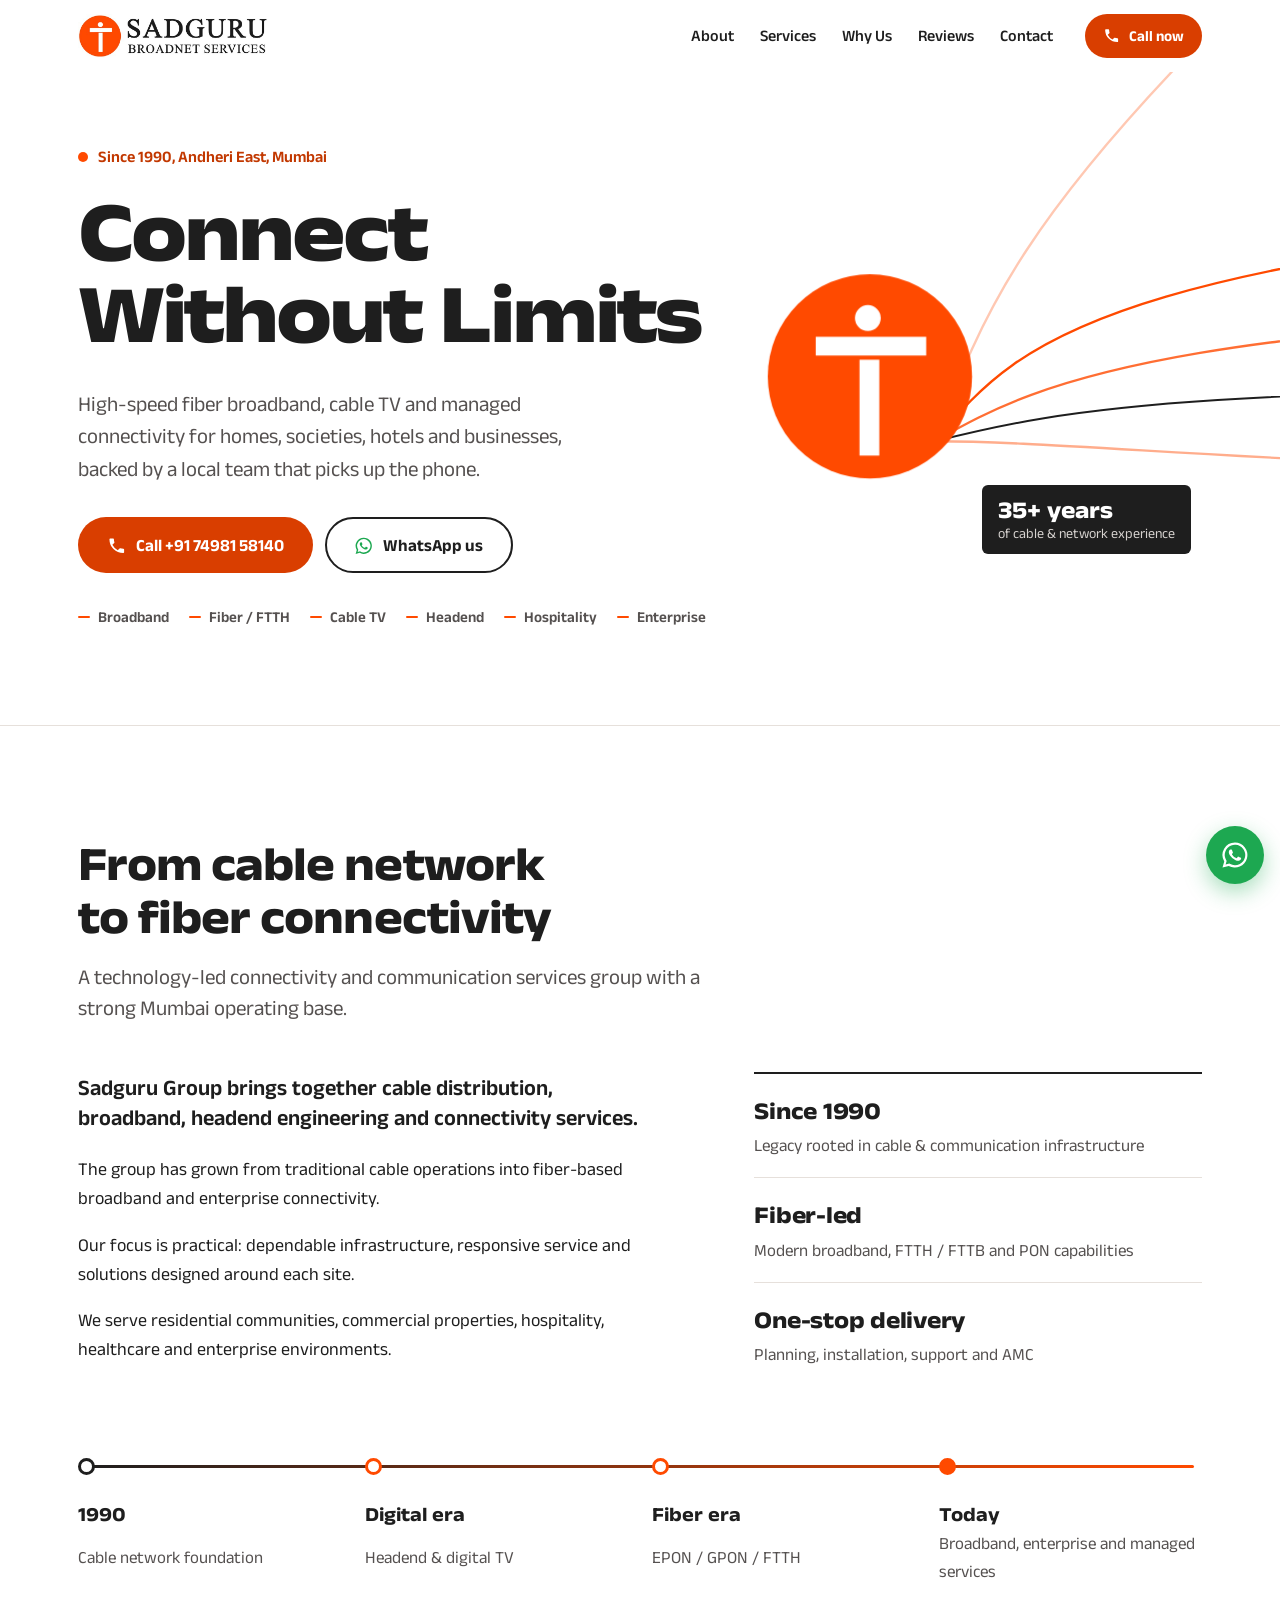
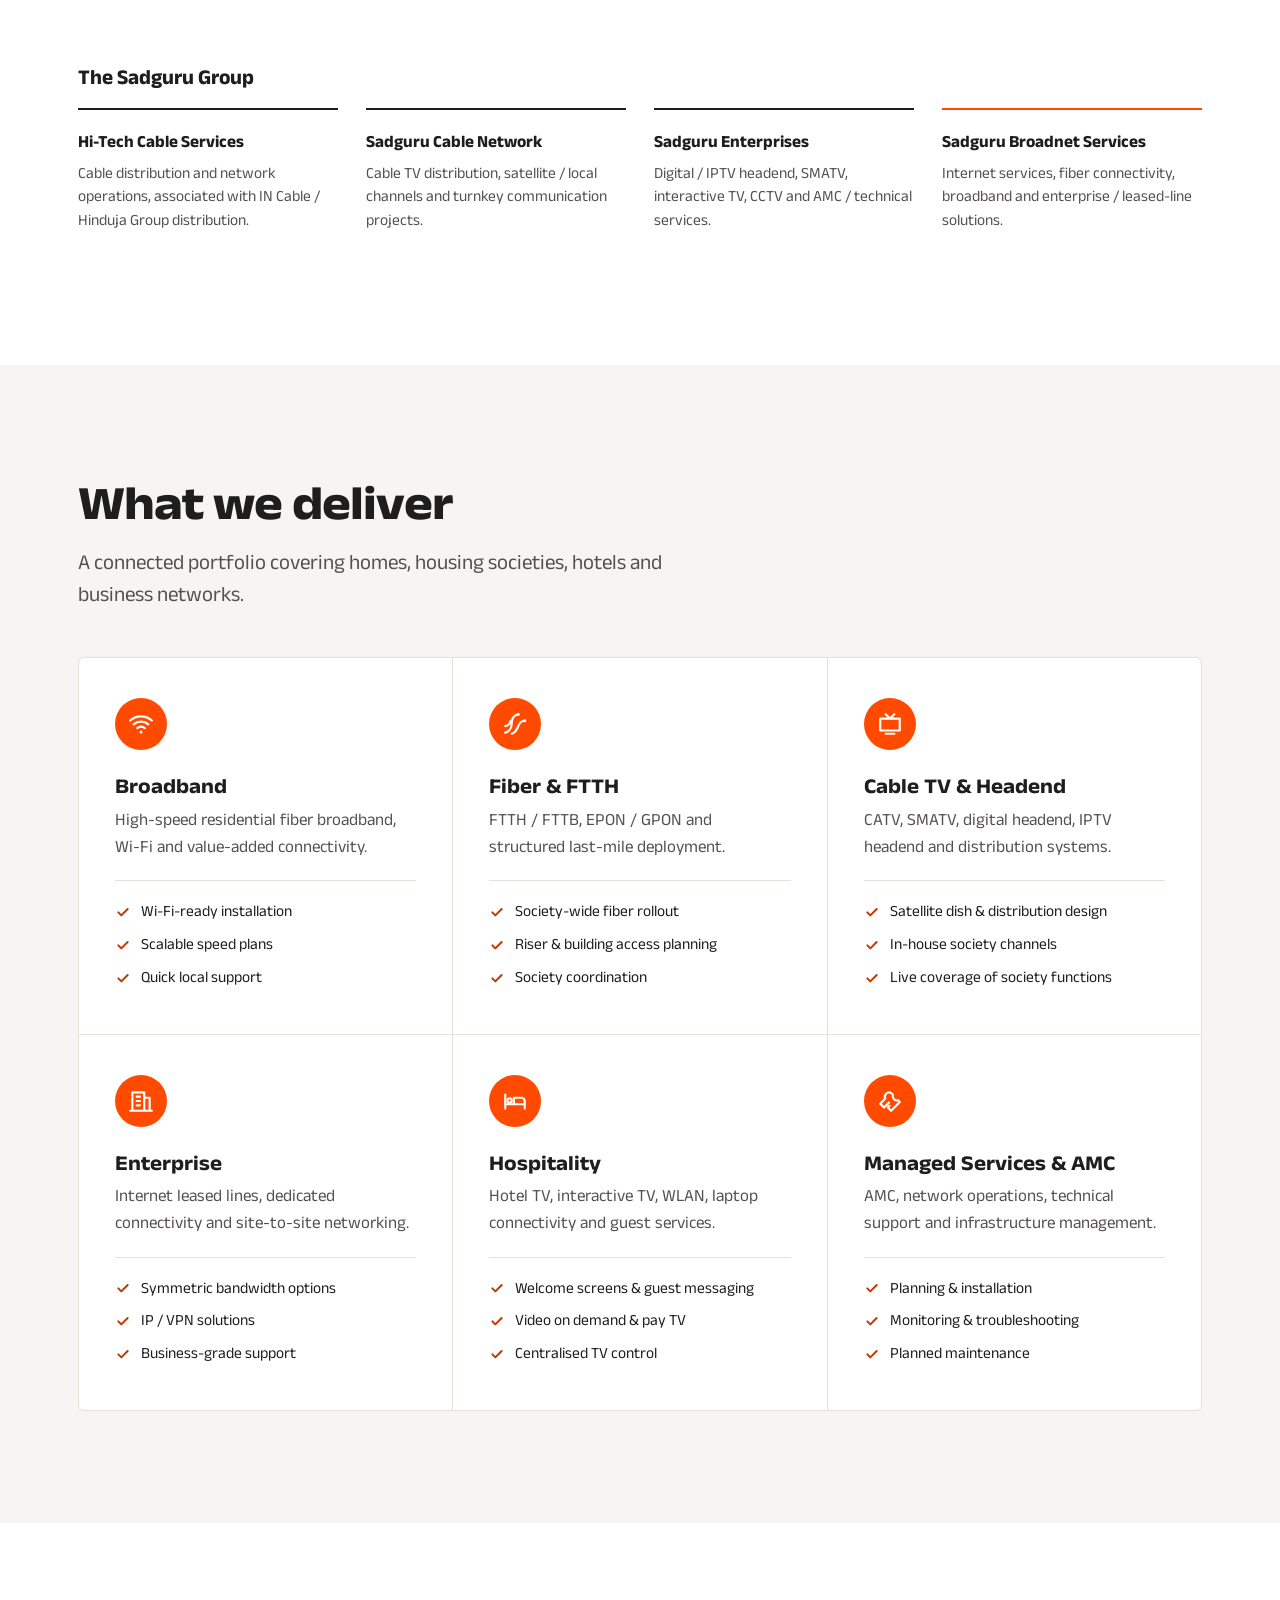
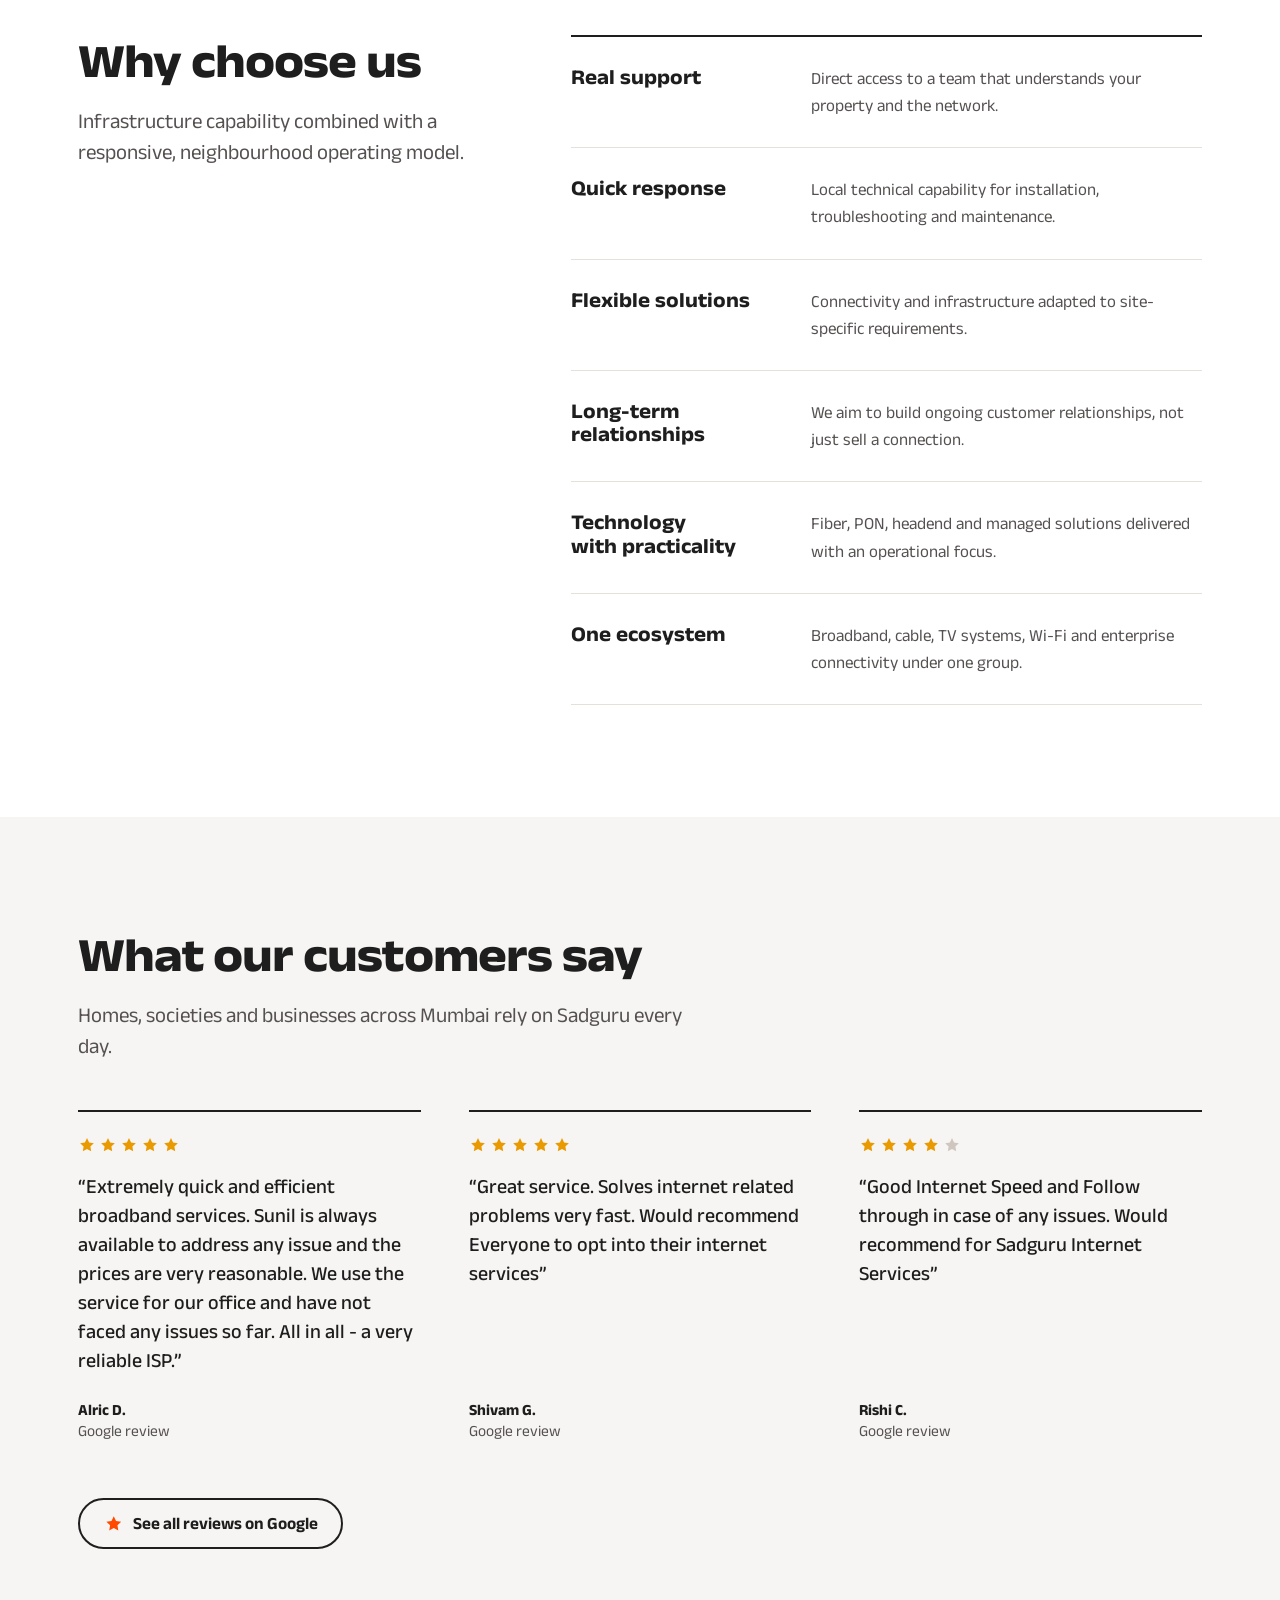
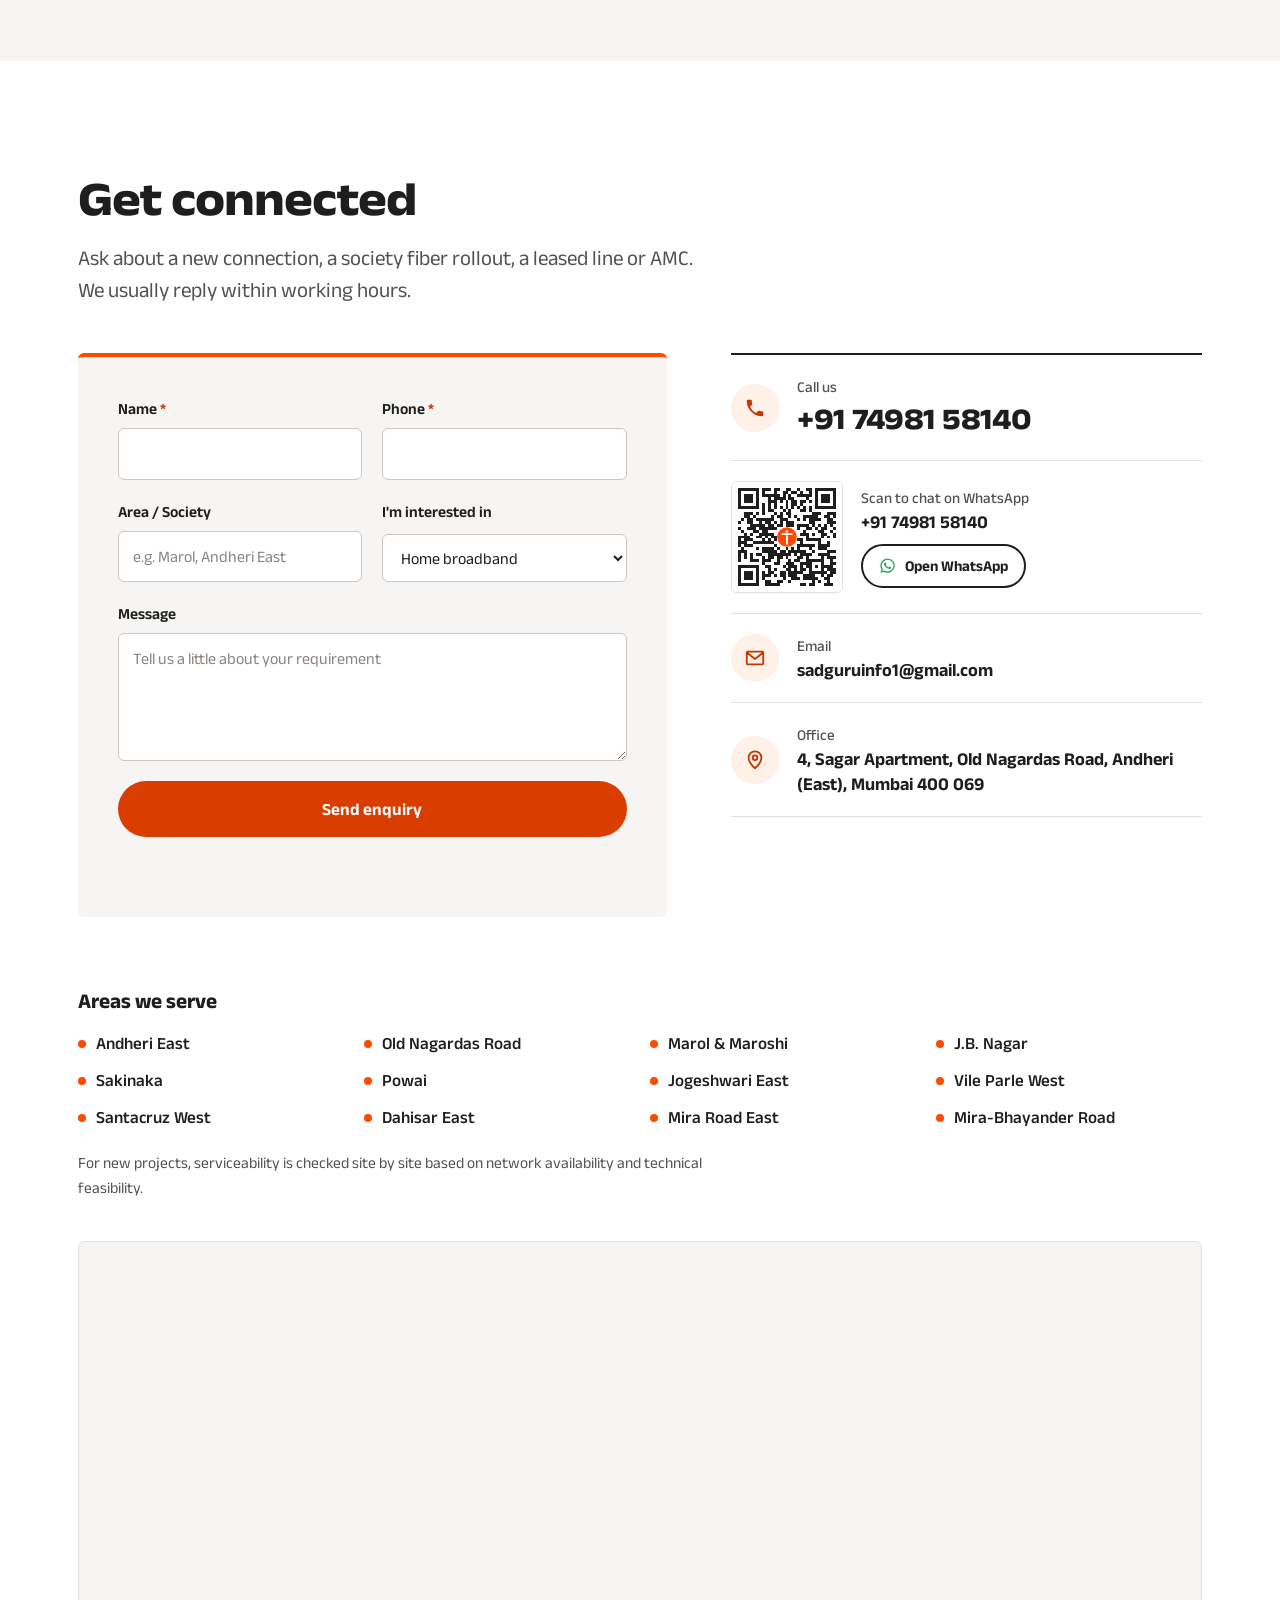
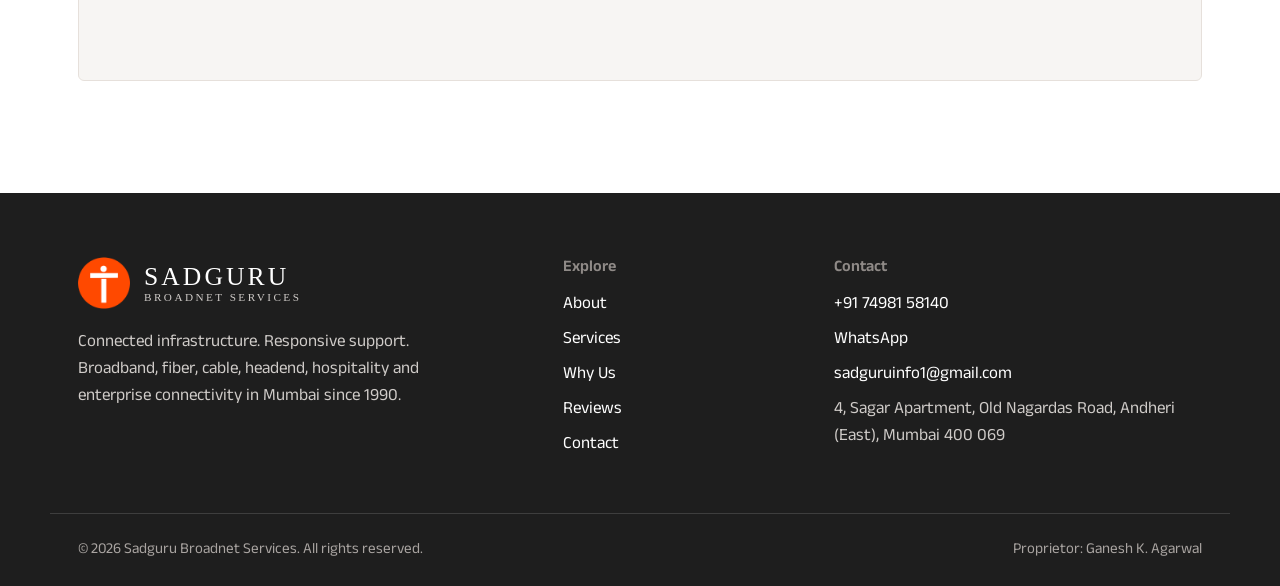
<file: index.html>
<!doctype html>
<html lang="en-IN">
<head>
  <meta charset="utf-8">
  <meta name="viewport" content="width=device-width, initial-scale=1">

  <!-- ===== Primary SEO ===== -->
  <title>Sadguru Broadnet Services | Fiber Broadband &amp; Cable TV in Andheri East, Mumbai</title>
  <meta name="description" content="Sadguru Broadnet Services: high-speed fiber broadband, cable TV, headend, hotel TV and enterprise leased lines across Andheri East and Mumbai since 1990. Quick local support. Call or WhatsApp +91 74981 58140.">
  <meta name="keywords" content="fiber broadband Andheri East, broadband Mumbai, cable TV Andheri, FTTH Mumbai, internet leased line Mumbai, IPTV headend, hotel TV, Sadguru">
  <meta name="theme-color" content="#FF4A00">
  <!-- SITE_URL: replace the domain in the next 5 places once the real domain is live -->
  <link rel="canonical" href="https://sadgurubroadnetservices.com/">

  <!-- ===== Open Graph / social sharing ===== -->
  <meta property="og:type" content="website">
  <meta property="og:locale" content="en_IN">
  <meta property="og:site_name" content="Sadguru Broadnet Services">
  <meta property="og:title" content="Sadguru Broadnet Services | Connect Without Limits">
  <meta property="og:description" content="Fiber broadband, cable TV, headend and enterprise connectivity for homes, societies, hotels and businesses in Mumbai, since 1990.">
  <meta property="og:url" content="https://sadgurubroadnetservices.com/"><!-- SITE_URL -->
  <meta property="og:image" content="https://sadgurubroadnetservices.com/images/og-image.jpg"><!-- SITE_URL -->
  <meta property="og:image:width" content="1200">
  <meta property="og:image:height" content="630">
  <meta property="og:image:alt" content="Sadguru Broadnet Services logo">
  <meta name="twitter:card" content="summary_large_image">
  <meta name="twitter:title" content="Sadguru Broadnet Services | Connect Without Limits">
  <meta name="twitter:description" content="Fiber broadband, cable TV and enterprise connectivity in Mumbai since 1990.">
  <meta name="twitter:image" content="https://sadgurubroadnetservices.com/images/og-image.jpg"><!-- SITE_URL -->

  <!-- ===== Icons ===== -->
  <link rel="icon" href="/favicon.svg" type="image/svg+xml">
  <link rel="icon" href="/favicon-32.png" sizes="32x32" type="image/png">
  <link rel="apple-touch-icon" href="/apple-touch-icon.png">
  <link rel="manifest" href="/site.webmanifest">

  <!-- ===== Typeface: Anek Latin (Ek Type, Mumbai), one variable family for everything ===== -->
  <link rel="preconnect" href="https://fonts.googleapis.com">
  <link rel="preconnect" href="https://fonts.gstatic.com" crossorigin>
  <link rel="stylesheet" href="https://fonts.googleapis.com/css2?family=Anek+Latin:wdth,wght@75..125,300..800&amp;display=swap">

  <!-- ===== Styles & scripts (no frameworks) ===== -->
  <!-- Runs before first paint: transitions stay off until the page has loaded, so a
       refresh part-way down the page doesn't animate the header border or nav underline
       into place. (The hero intro is a CSS animation and is unaffected.) -->
  <script>
    (function (d) {
      d.classList.add('is-loading');
      addEventListener('load', function () {
        setTimeout(function () { d.classList.remove('is-loading'); }, 50);
      });
    })(document.documentElement);
  </script>
  <link rel="preload" href="images/logo.jpg" as="image">
  <link rel="stylesheet" href="css/styles.css?v=7">
  <script src="js/main.js?v=3" defer></script>

  <!-- ===== Structured data for Google (local business) ===== -->
  <script type="application/ld+json">
  {
    "@context": "https://schema.org",
    "@type": "InternetServiceProvider",
    "name": "Sadguru Broadnet Services",
    "url": "https://sadgurubroadnetservices.com/",
    "logo": "https://sadgurubroadnetservices.com/images/icon.png",
    "image": "https://sadgurubroadnetservices.com/images/og-image.jpg",
    "description": "Fiber broadband, cable TV, headend, hospitality and enterprise connectivity services in Mumbai since 1990.",
    "telephone": "+91-74981-58140",
    "email": "sadguruinfo1@gmail.com",
    "foundingDate": "1990",
    "founder": { "@type": "Person", "name": "Ganesh K. Agarwal" },
    "address": {
      "@type": "PostalAddress",
      "streetAddress": "4, Sagar Apartment, Old Nagardas Road, Andheri (East)",
      "addressLocality": "Mumbai",
      "addressRegion": "Maharashtra",
      "postalCode": "400069",
      "addressCountry": "IN"
    },
    "areaServed": ["Andheri East", "Marol", "Sakinaka", "Powai", "Jogeshwari East", "Vile Parle West", "Santacruz West", "Dahisar East", "Mira Road East", "Bhayander"],
    "sameAs": []
  }
  </script>
</head>

<body>
  <!-- Inline SVG icon sprite: referenced below with <use href="#i-name"> -->
  <svg width="0" height="0" style="position:absolute" aria-hidden="true" focusable="false">
    <symbol id="i-phone" viewBox="0 0 24 24"><path fill="currentColor" d="M6.6 10.8a15.1 15.1 0 0 0 6.6 6.6l2.2-2.2a1 1 0 0 1 1-.25 11.4 11.4 0 0 0 3.6.57 1 1 0 0 1 1 1V20a1 1 0 0 1-1 1A17 17 0 0 1 3 4a1 1 0 0 1 1-1h3.5a1 1 0 0 1 1 1c0 1.25.2 2.45.57 3.57a1 1 0 0 1-.25 1z"/></symbol>
    <symbol id="i-whatsapp" viewBox="0 0 24 24"><path fill="currentColor" d="M12 2a10 10 0 0 0-8.6 15.1L2 22l5-1.3A10 10 0 1 0 12 2zm0 18.2a8.2 8.2 0 0 1-4.2-1.15l-.3-.18-3 .78.8-2.9-.2-.3A8.2 8.2 0 1 1 12 20.2zm4.5-6.1c-.25-.12-1.46-.72-1.69-.8-.23-.08-.39-.12-.55.12-.16.25-.63.8-.78.97-.14.16-.29.18-.53.06a6.7 6.7 0 0 1-3.34-2.92c-.25-.43.25-.4.72-1.33.08-.16.04-.3-.02-.42-.06-.12-.55-1.33-.76-1.82-.2-.48-.4-.41-.55-.42h-.47a.9.9 0 0 0-.65.3 2.7 2.7 0 0 0-.85 2.02 4.7 4.7 0 0 0 1 2.5 10.8 10.8 0 0 0 4.13 3.65c1.54.66 2.14.72 2.9.6.47-.07 1.46-.6 1.66-1.17.2-.58.2-1.07.14-1.17-.06-.1-.22-.16-.47-.28z"/></symbol>
    <symbol id="i-mail" viewBox="0 0 24 24"><path fill="none" stroke="currentColor" stroke-width="2" stroke-linecap="round" stroke-linejoin="round" d="M4 5h16a1 1 0 0 1 1 1v12a1 1 0 0 1-1 1H4a1 1 0 0 1-1-1V6a1 1 0 0 1 1-1zm-1 1 9 7 9-7"/></symbol>
    <symbol id="i-pin" viewBox="0 0 24 24"><path fill="none" stroke="currentColor" stroke-width="2" stroke-linecap="round" stroke-linejoin="round" d="M12 21s-7-6.2-7-11.5a7 7 0 0 1 14 0C19 14.8 12 21 12 21z"/><circle cx="12" cy="9.5" r="2.5" fill="none" stroke="currentColor" stroke-width="2"/></symbol>
    <symbol id="i-wifi" viewBox="0 0 24 24"><path fill="none" stroke="currentColor" stroke-width="2" stroke-linecap="round" d="M2 8.8a15 15 0 0 1 20 0M5.2 12.3a10.5 10.5 0 0 1 13.6 0M8.5 15.8a5.6 5.6 0 0 1 7 0"/><circle cx="12" cy="19.3" r="1.4" fill="currentColor"/></symbol>
    <symbol id="i-fiber" viewBox="0 0 24 24"><path fill="none" stroke="currentColor" stroke-width="2" stroke-linecap="round" d="M3 20c4-1 6-5 6-9s2-7 6-8M3 14c3-.5 4.5-2.5 5-5M9 21c3-1 5-4 6-7s3-5 6-5"/><circle cx="15" cy="3" r="1.4" fill="currentColor"/><circle cx="21" cy="9" r="1.4" fill="currentColor"/></symbol>
    <symbol id="i-tv" viewBox="0 0 24 24"><path fill="none" stroke="currentColor" stroke-width="2" stroke-linecap="round" stroke-linejoin="round" d="M3 7h18v11H3zM8 21h8M8 3l4 4 4-4"/></symbol>
    <symbol id="i-building" viewBox="0 0 24 24"><path fill="none" stroke="currentColor" stroke-width="2" stroke-linecap="round" stroke-linejoin="round" d="M4 21V4h11v17M15 9h5v12M2 21h20M8 8h3M8 12h3M8 16h3"/></symbol>
    <symbol id="i-hotel" viewBox="0 0 24 24"><path fill="none" stroke="currentColor" stroke-width="2" stroke-linecap="round" stroke-linejoin="round" d="M3 19V6M3 15h18v4M21 15v-3a3 3 0 0 0-3-3h-7v6"/><circle cx="7" cy="11.5" r="2" fill="none" stroke="currentColor" stroke-width="2"/></symbol>
    <symbol id="i-tools" viewBox="0 0 24 24"><path fill="none" stroke="currentColor" stroke-width="2" stroke-linecap="round" stroke-linejoin="round" d="M14.7 6.3a4 4 0 0 0 5 5L21 13l-8 8-3-3 1.5-1.5M14.7 6.3 13 4.5a4 4 0 0 0-5.4 5.3L3 14.5 6.5 18l4.6-4.6"/></symbol>
    <symbol id="i-star" viewBox="0 0 24 24"><path fill="currentColor" d="m12 2.8 2.8 5.8 6.3.9-4.6 4.4 1.1 6.3L12 17.2l-5.6 3 1.1-6.3L2.9 9.5l6.3-.9z"/></symbol>
  </svg>

  <a class="skip-link" href="#main">Skip to content</a>

  <!-- =========================================================
       HEADER / NAVIGATION
       ========================================================= -->
  <header class="site-header" id="top">
    <div class="container header-inner">
      <a class="brand" href="#top" aria-label="Sadguru Broadnet Services, back to top">
        <img src="images/logo.jpg" alt="Sadguru Broadnet Services" width="720" height="167">
      </a>

      <button class="nav-toggle" type="button" aria-expanded="false" aria-controls="site-nav" aria-label="Open menu">
        <span></span><span></span><span></span>
      </button>

      <nav class="site-nav" id="site-nav" aria-label="Main">
        <ul>
          <li><a href="#about">About</a></li>
          <li><a href="#services">Services</a></li>
          <li><a href="#why-us">Why Us</a></li>
          <li><a href="#reviews">Reviews</a></li>
          <li><a href="#contact">Contact</a></li>
        </ul>
        <a class="btn btn-primary btn-sm" href="tel:+917498158140">
          <svg class="icon" aria-hidden="true"><use href="#i-phone"/></svg> Call now
        </a>
      </nav>
    </div>
  </header>

  <main id="main">

    <!-- =========================================================
         HERO
         The fiber strands leave the brand disc and run off the
         edge of the screen: "without limits", drawn once on load.
         ========================================================= -->
    <section class="hero" aria-labelledby="hero-title">
      <div class="container hero-inner">
        <div class="hero-copy">
          <p class="kicker">Since 1990, Andheri East, Mumbai</p>
          <h1 id="hero-title">Connect <span>Without Limits</span></h1>
          <p class="lead">High-speed fiber broadband, cable TV and managed connectivity for homes, societies, hotels and businesses, backed by a local team that picks up the phone.</p>

          <div class="hero-actions">
            <a class="btn btn-primary btn-lg" href="tel:+917498158140">
              <svg class="icon" aria-hidden="true"><use href="#i-phone"/></svg> Call +91 74981 58140
            </a>
            <a class="btn btn-whatsapp btn-lg" href="https://wa.me/917498158140?text=Hi%20Sadguru%2C%20I%27d%20like%20to%20know%20about%20your%20broadband%20and%20cable%20services." target="_blank" rel="noopener">
              <svg class="icon" aria-hidden="true"><use href="#i-whatsapp"/></svg> WhatsApp us
            </a>
          </div>

          <ul class="offer-list" aria-label="What we offer">
            <li>Broadband</li><li>Fiber / FTTH</li><li>Cable TV</li><li>Headend</li><li>Hospitality</li><li>Enterprise</li>
          </ul>
        </div>

        <div class="hero-art" aria-hidden="true">
          <svg class="strands" viewBox="0 0 560 520" preserveAspectRatio="xMinYMid meet">
            <!-- strands start inside the disc and run past the right edge of the screen -->
            <path pathLength="1" style="--i:0" d="M220 330 C 330 200, 420 80, 1600 10"/>
            <path pathLength="1" style="--i:1" d="M220 330 C 360 250, 520 170, 1600 150"/>
            <path pathLength="1" style="--i:2" d="M220 330 C 380 290, 560 250, 1600 270"/>
            <path pathLength="1" style="--i:3" d="M220 330 C 400 330, 620 360, 1600 390"/>
            <path pathLength="1" style="--i:4" d="M220 330 C 280 170, 330 40, 640 -260"/>
            <!-- brand disc, same geometry as favicon.svg. The outer <g> only animates (CSS);
                 the inner <g> only positions it (centre 137.35,247.35, radius 130), so the
                 two transforms never fight. The strands meet near the disc's lower-right edge. -->
            <g class="disc">
              <g transform="translate(137.35 247.35) scale(2.653) translate(-50 -50)">
                <circle cx="50" cy="50" r="49" fill="#FF4A00"/>
                <circle cx="49" cy="22" r="6.2" fill="#fff"/>
                <rect x="24" y="31" width="53" height="9" fill="#fff"/>
                <rect x="45" y="42" width="9.5" height="46" fill="#fff"/>
              </g>
            </g>
          </svg>
          <p class="hero-badge">
            <strong>35+ years</strong>
            <span>of cable &amp; network experience</span>
          </p>
        </div>
      </div>
    </section>

    <!-- =========================================================
         ABOUT
         ========================================================= -->
    <section class="section" id="about" aria-labelledby="about-title">
      <div class="container">
        <header class="section-head">
          <h2 id="about-title">From cable network to fiber connectivity</h2>
          <p class="section-sub">A technology-led connectivity and communication services group with a strong Mumbai operating base.</p>
        </header>

        <div class="about-grid">
          <div class="about-copy">
            <p>Sadguru Group brings together cable distribution, broadband, headend engineering and connectivity services.</p>
            <p>The group has grown from traditional cable operations into fiber-based broadband and enterprise connectivity.</p>
            <p>Our focus is practical: dependable infrastructure, responsive service and solutions designed around each site.</p>
            <p>We serve residential communities, commercial properties, hospitality, healthcare and enterprise environments.</p>
          </div>

          <ul class="highlights">
            <li>
              <strong>Since 1990</strong>
              <span>Legacy rooted in cable &amp; communication infrastructure</span>
            </li>
            <li>
              <strong>Fiber-led</strong>
              <span>Modern broadband, FTTH / FTTB and PON capabilities</span>
            </li>
            <li>
              <strong>One-stop delivery</strong>
              <span>Planning, installation, support and AMC</span>
            </li>
          </ul>
        </div>

        <!-- Evolution timeline: the line runs from cable charcoal to fiber orange -->
        <ol class="timeline" aria-label="Our journey">
          <li><strong>1990</strong><span>Cable network foundation</span></li>
          <li><strong>Digital era</strong><span>Headend &amp; digital TV</span></li>
          <li><strong>Fiber era</strong><span>EPON / GPON / FTTH</span></li>
          <li><strong>Today</strong><span>Broadband, enterprise and managed services</span></li>
        </ol>

        <!-- Group companies -->
        <div class="group">
          <h3>The Sadguru Group</h3>
          <ul class="group-list">
            <li><strong>Hi-Tech Cable Services</strong><span>Cable distribution and network operations, associated with IN Cable / Hinduja Group distribution.</span></li>
            <li><strong>Sadguru Cable Network</strong><span>Cable TV distribution, satellite / local channels and turnkey communication projects.</span></li>
            <li><strong>Sadguru Enterprises</strong><span>Digital / IPTV headend, SMATV, interactive TV, CCTV and AMC / technical services.</span></li>
            <li class="is-self"><strong>Sadguru Broadnet Services</strong><span>Internet services, fiber connectivity, broadband and enterprise / leased-line solutions.</span></li>
          </ul>
        </div>
      </div>
    </section>

    <!-- =========================================================
         SERVICES
         ========================================================= -->
    <section class="section section-alt" id="services" aria-labelledby="services-title">
      <div class="container">
        <header class="section-head">
          <h2 id="services-title">What we deliver</h2>
          <p class="section-sub">A connected portfolio covering homes, housing societies, hotels and business networks.</p>
        </header>

        <div class="services">
          <article class="service">
            <span class="service-icon"><svg aria-hidden="true"><use href="#i-wifi"/></svg></span>
            <h3>Broadband</h3>
            <p>High-speed residential fiber broadband, Wi-Fi and value-added connectivity.</p>
            <ul class="ticks">
              <li>Wi-Fi-ready installation</li>
              <li>Scalable speed plans</li>
              <li>Quick local support</li>
            </ul>
          </article>

          <article class="service">
            <span class="service-icon"><svg aria-hidden="true"><use href="#i-fiber"/></svg></span>
            <h3>Fiber &amp; FTTH</h3>
            <p>FTTH / FTTB, EPON / GPON and structured last-mile deployment.</p>
            <ul class="ticks">
              <li>Society-wide fiber rollout</li>
              <li>Riser &amp; building access planning</li>
              <li>Society coordination</li>
            </ul>
          </article>

          <article class="service">
            <span class="service-icon"><svg aria-hidden="true"><use href="#i-tv"/></svg></span>
            <h3>Cable TV &amp; Headend</h3>
            <p>CATV, SMATV, digital headend, IPTV headend and distribution systems.</p>
            <ul class="ticks">
              <li>Satellite dish &amp; distribution design</li>
              <li>In-house society channels</li>
              <li>Live coverage of society functions</li>
            </ul>
          </article>

          <article class="service">
            <span class="service-icon"><svg aria-hidden="true"><use href="#i-building"/></svg></span>
            <h3>Enterprise</h3>
            <p>Internet leased lines, dedicated connectivity and site-to-site networking.</p>
            <ul class="ticks">
              <li>Symmetric bandwidth options</li>
              <li>IP / VPN solutions</li>
              <li>Business-grade support</li>
            </ul>
          </article>

          <article class="service">
            <span class="service-icon"><svg aria-hidden="true"><use href="#i-hotel"/></svg></span>
            <h3>Hospitality</h3>
            <p>Hotel TV, interactive TV, WLAN, laptop connectivity and guest services.</p>
            <ul class="ticks">
              <li>Welcome screens &amp; guest messaging</li>
              <li>Video on demand &amp; pay TV</li>
              <li>Centralised TV control</li>
            </ul>
          </article>

          <article class="service">
            <span class="service-icon"><svg aria-hidden="true"><use href="#i-tools"/></svg></span>
            <h3>Managed Services &amp; AMC</h3>
            <p>AMC, network operations, technical support and infrastructure management.</p>
            <ul class="ticks">
              <li>Planning &amp; installation</li>
              <li>Monitoring &amp; troubleshooting</li>
              <li>Planned maintenance</li>
            </ul>
          </article>
        </div>
      </div>
    </section>

    <!-- =========================================================
         WHY CHOOSE US
         ========================================================= -->
    <section class="section" id="why-us" aria-labelledby="why-title">
      <div class="container why-layout">
        <header class="section-head">
          <h2 id="why-title">Why choose us</h2>
          <p class="section-sub">Infrastructure capability combined with a responsive, neighbourhood operating model.</p>
        </header>

        <ul class="why-list">
          <li><h3>Real support</h3><p>Direct access to a team that understands your property and the network.</p></li>
          <li><h3>Quick response</h3><p>Local technical capability for installation, troubleshooting and maintenance.</p></li>
          <li><h3>Flexible solutions</h3><p>Connectivity and infrastructure adapted to site-specific requirements.</p></li>
          <li><h3>Long-term relationships</h3><p>We aim to build ongoing customer relationships, not just sell a connection.</p></li>
          <li><h3>Technology with practicality</h3><p>Fiber, PON, headend and managed solutions delivered with an operational focus.</p></li>
          <li><h3>One ecosystem</h3><p>Broadband, cable, TV systems, Wi-Fi and enterprise connectivity under one group.</p></li>
        </ul>
      </div>
    </section>

    <!-- =========================================================
         REVIEWS / TESTIMONIALS
         Real Google reviews, quoted word for word with their actual
         star rating. Reviewer shown as first name + last initial.
         ========================================================= -->
    <section class="section section-alt" id="reviews" aria-labelledby="reviews-title">
      <div class="container">
        <header class="section-head">
          <h2 id="reviews-title">What our customers say</h2>
          <p class="section-sub">Homes, societies and businesses across Mumbai rely on Sadguru every day.</p>
        </header>

        <div class="reviews">
          <figure class="review">
            <div class="stars" role="img" aria-label="5 out of 5 stars">
              <svg aria-hidden="true"><use href="#i-star"/></svg><svg aria-hidden="true"><use href="#i-star"/></svg><svg aria-hidden="true"><use href="#i-star"/></svg><svg aria-hidden="true"><use href="#i-star"/></svg><svg aria-hidden="true"><use href="#i-star"/></svg>
            </div>
            <blockquote><p>Extremely quick and efficient broadband services. Sunil is always available to address any issue and the prices are very reasonable. We use the service for our office and have not faced any issues so far. All in all - a very reliable ISP.</p></blockquote>
            <figcaption><strong>Alric D.</strong><span>Google review</span></figcaption>
          </figure>

          <figure class="review">
            <div class="stars" role="img" aria-label="5 out of 5 stars">
              <svg aria-hidden="true"><use href="#i-star"/></svg><svg aria-hidden="true"><use href="#i-star"/></svg><svg aria-hidden="true"><use href="#i-star"/></svg><svg aria-hidden="true"><use href="#i-star"/></svg><svg aria-hidden="true"><use href="#i-star"/></svg>
            </div>
            <blockquote><p>Great service. Solves internet related problems very fast. Would recommend Everyone to opt into their internet services</p></blockquote>
            <figcaption><strong>Shivam G.</strong><span>Google review</span></figcaption>
          </figure>

          <figure class="review">
            <div class="stars" role="img" aria-label="4 out of 5 stars">
              <svg aria-hidden="true"><use href="#i-star"/></svg><svg aria-hidden="true"><use href="#i-star"/></svg><svg aria-hidden="true"><use href="#i-star"/></svg><svg aria-hidden="true"><use href="#i-star"/></svg><svg class="star-empty" aria-hidden="true"><use href="#i-star"/></svg>
            </div>
            <blockquote><p>Good Internet Speed and Follow through in case of any issues. Would recommend for Sadguru Internet Services</p></blockquote>
            <figcaption><strong>Rishi C.</strong><span>Google review</span></figcaption>
          </figure>
        </div>

        <p class="reviews-more">
          <!-- Opens the Google Maps listing (all reviews) -->
          <a class="btn btn-outline" href="https://www.google.com/maps/search/?api=1&amp;query=SADGURU%20BROADNET%20SERVICES%20Internet%20Service%20Provider%20Andheri%20East%20Mumbai" target="_blank" rel="noopener">
            <svg class="icon" aria-hidden="true"><use href="#i-star"/></svg> See all reviews on Google
          </a>
        </p>
      </div>
    </section>

    <!-- =========================================================
         CONTACT
         ========================================================= -->
    <section class="section" id="contact" aria-labelledby="contact-title">
      <div class="container">
        <header class="section-head">
          <h2 id="contact-title">Get connected</h2>
          <p class="section-sub">Ask about a new connection, a society fiber rollout, a leased line or AMC. We usually reply within working hours.</p>
        </header>

        <div class="contact-grid">
          <!-- Netlify form: detected automatically at deploy time -->
          <form class="contact-form" name="contact" method="POST" action="/thank-you.html"
                data-netlify="true" netlify-honeypot="bot-field">
            <input type="hidden" name="form-name" value="contact">
            <p class="hidden-field">
              <label>Don't fill this out if you're human: <input name="bot-field" tabindex="-1" autocomplete="off"></label>
            </p>

            <div class="field-row">
              <div class="field">
                <label for="f-name">Name <span aria-hidden="true">*</span></label>
                <input id="f-name" name="name" type="text" autocomplete="name" required>
              </div>
              <div class="field">
                <label for="f-phone">Phone <span aria-hidden="true">*</span></label>
                <input id="f-phone" name="phone" type="tel" autocomplete="tel" inputmode="tel"
                       pattern="[0-9+\s\-]{10,15}" title="Enter a 10-digit mobile number" required>
              </div>
            </div>

            <div class="field-row">
              <div class="field">
                <label for="f-area">Area / Society</label>
                <input id="f-area" name="area" type="text" autocomplete="address-level3" placeholder="e.g. Marol, Andheri East">
              </div>
              <div class="field">
                <label for="f-service">I'm interested in</label>
                <select id="f-service" name="service">
                  <option>Home broadband</option>
                  <option>Society fiber / cable</option>
                  <option>Enterprise leased line</option>
                  <option>Hotel / hospitality</option>
                  <option>Cable TV &amp; headend</option>
                  <option>AMC &amp; support</option>
                  <option>Other</option>
                </select>
              </div>
            </div>

            <div class="field">
              <label for="f-message">Message</label>
              <textarea id="f-message" name="message" rows="4" placeholder="Tell us a little about your requirement"></textarea>
            </div>

            <button class="btn btn-primary btn-lg btn-block" type="submit">Send enquiry</button>
            <p class="form-status" role="status" aria-live="polite"></p>
          </form>

          <!-- Direct contact details -->
          <div class="contact-info">
            <a class="info-row info-call" href="tel:+917498158140">
              <span class="info-icon"><svg aria-hidden="true"><use href="#i-phone"/></svg></span>
              <span><small>Call us</small><strong>+91 74981 58140</strong></span>
            </a>

            <div class="info-row info-wa">
              <!-- QR encodes https://wa.me/917498158140 directly (the old PNG pointed at a qr.page link that asks for a Google sign-in) -->
              <img src="images/whatsapp-qr.svg" alt="QR code to chat with Sadguru on WhatsApp" width="400" height="400" loading="lazy">
              <span>
                <small>Scan to chat on WhatsApp</small>
                <strong>+91 74981 58140</strong>
                <a class="btn btn-whatsapp btn-sm" href="https://wa.me/917498158140?text=Hi%20Sadguru%2C%20I%27d%20like%20to%20know%20about%20your%20services." target="_blank" rel="noopener">
                  <svg class="icon" aria-hidden="true"><use href="#i-whatsapp"/></svg> Open WhatsApp
                </a>
              </span>
            </div>

            <a class="info-row" href="mailto:sadguruinfo1@gmail.com">
              <span class="info-icon"><svg aria-hidden="true"><use href="#i-mail"/></svg></span>
              <span><small>Email</small><strong>sadguruinfo1@gmail.com</strong></span>
            </a>

            <a class="info-row" href="https://www.google.com/maps/search/?api=1&amp;query=Old%20Nagardas%20Road%2C%20Andheri%20East%2C%20Mumbai%2C%20Maharashtra%20400069" target="_blank" rel="noopener">
              <span class="info-icon"><svg aria-hidden="true"><use href="#i-pin"/></svg></span>
              <span><small>Office</small><strong>4, Sagar Apartment, Old Nagardas Road, Andheri (East), Mumbai 400 069</strong></span>
            </a>
          </div>
        </div>

        <!-- Areas served (from the corporate profile) -->
        <div class="areas">
          <h3>Areas we serve</h3>
          <ul class="area-list">
            <li>Andheri East</li><li>Old Nagardas Road</li><li>Marol &amp; Maroshi</li><li>J.B. Nagar</li><li>Sakinaka</li>
            <li>Powai</li><li>Jogeshwari East</li><li>Vile Parle West</li><li>Santacruz West</li>
            <li>Dahisar East</li><li>Mira Road East</li><li>Mira-Bhayander Road</li>
          </ul>
          <p class="note">For new projects, serviceability is checked site by site based on network availability and technical feasibility.</p>
        </div>

        <!-- Google Map (no API key needed; loads lazily).
             Points at Old Nagardas Road: Google can't find "Sagar Apartment" itself, and the
             Google Business listing currently shows a wrong (Gulmohar Road) address.
             TODO: once the listing is corrected to Old Nagardas Road, change q= below to
             SADGURU%20BROADNET%20SERVICES%20Internet%20Service%20Provider%20Andheri%20East%20Mumbai
             so the map shows the business card and rating. -->
        <div class="map">
          <iframe title="Map showing Sadguru Broadnet Services office, Andheri East"
                  src="https://maps.google.com/maps?q=Old%20Nagardas%20Road%2C%20Andheri%20East%2C%20Mumbai%2C%20Maharashtra%20400069&amp;z=16&amp;output=embed"
                  loading="lazy" referrerpolicy="no-referrer-when-downgrade" allowfullscreen></iframe>
        </div>
      </div>
    </section>
  </main>

  <!-- =========================================================
       FOOTER
       ========================================================= -->
  <footer class="site-footer">
    <div class="container footer-grid">
      <div class="footer-brand">
        <a href="#top" class="footer-logo">
          <img src="images/icon.png" alt="" width="256" height="256" loading="lazy">
          <span><b>SADGURU</b><small>BROADNET SERVICES</small></span>
        </a>
        <p>Connected infrastructure. Responsive support. Broadband, fiber, cable, headend, hospitality and enterprise connectivity in Mumbai since 1990.</p>
      </div>

      <nav class="footer-links" aria-label="Footer">
        <h2>Explore</h2>
        <ul>
          <li><a href="#about">About</a></li>
          <li><a href="#services">Services</a></li>
          <li><a href="#why-us">Why Us</a></li>
          <li><a href="#reviews">Reviews</a></li>
          <li><a href="#contact">Contact</a></li>
        </ul>
      </nav>

      <div class="footer-contact">
        <h2>Contact</h2>
        <ul>
          <li><a href="tel:+917498158140">+91 74981 58140</a></li>
          <li><a href="https://wa.me/917498158140" target="_blank" rel="noopener">WhatsApp</a></li>
          <li><a href="mailto:sadguruinfo1@gmail.com">sadguruinfo1@gmail.com</a></li>
          <li>4, Sagar Apartment, Old Nagardas Road, Andheri (East), Mumbai 400 069</li>
        </ul>
      </div>
    </div>

    <div class="container footer-bottom">
      <p>&copy; <span id="year">2026</span> Sadguru Broadnet Services. All rights reserved.</p>
      <p>Proprietor: Ganesh K. Agarwal</p>
    </div>
  </footer>

  <!-- Floating WhatsApp button -->
  <a class="wa-float" href="https://wa.me/917498158140?text=Hi%20Sadguru%2C%20I%27d%20like%20to%20know%20about%20your%20services." target="_blank" rel="noopener" aria-label="Chat with us on WhatsApp">
    <svg aria-hidden="true"><use href="#i-whatsapp"/></svg>
  </a>
</body>
</html>
</file>
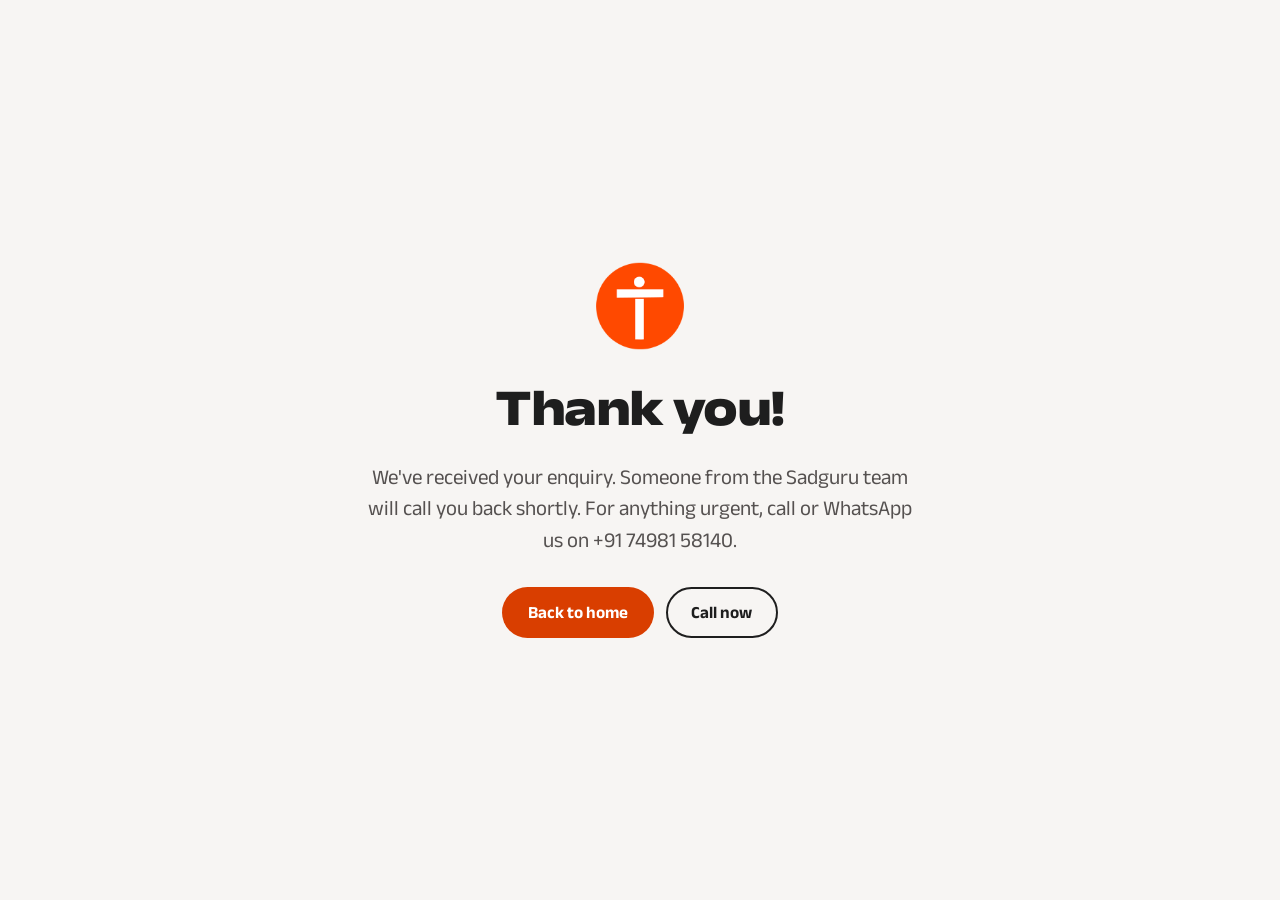
<file: thank-you.html>
<!doctype html>
<html lang="en-IN">
<head>
  <meta charset="utf-8">
  <meta name="viewport" content="width=device-width, initial-scale=1">
  <title>Thank you | Sadguru Broadnet Services</title>
  <!-- Form confirmation page: keep it out of search results -->
  <meta name="robots" content="noindex">
  <meta name="theme-color" content="#FF4A00">
  <link rel="icon" href="/favicon.svg" type="image/svg+xml">
  <link rel="icon" href="/favicon-32.png" sizes="32x32" type="image/png">
  <link rel="preconnect" href="https://fonts.googleapis.com">
  <link rel="preconnect" href="https://fonts.gstatic.com" crossorigin>
  <link rel="stylesheet" href="https://fonts.googleapis.com/css2?family=Anek+Latin:wdth,wght@75..125,300..800&amp;display=swap">
  <link rel="stylesheet" href="css/styles.css?v=7">
  <style>
    body { margin: 0; } /* applies before styles.css arrives, so the first layout doesn't shift */
    .thanks { min-height: 100vh; display: grid; place-items: center; padding: 40px 16px; background: var(--paper-alt); }
    .thanks-box { max-width: 34rem; text-align: center; }
    .thanks img { width: 88px; height: 88px; margin: 0 auto 28px; }
    .thanks h1 { font-size: clamp(2.2rem, 1.4rem + 3vw, 3.25rem); font-weight: 800; font-stretch: 118%; letter-spacing: -.03em; }
    .thanks p { color: var(--ink-soft); font-size: var(--fs-lead); line-height: 1.5; margin-bottom: 32px; }
    .thanks .actions { display: flex; flex-wrap: wrap; gap: 12px; justify-content: center; }
  </style>
</head>
<body>
  <main class="thanks">
    <div class="thanks-box">
      <img src="images/icon.png" alt="" width="256" height="256">
      <h1>Thank you!</h1>
      <p>We've received your enquiry. Someone from the Sadguru team will call you back shortly. For anything urgent, call or WhatsApp us on +91 74981 58140.</p>
      <div class="actions">
        <a class="btn btn-primary" href="/">Back to home</a>
        <a class="btn btn-outline" href="tel:+917498158140">Call now</a>
      </div>
    </div>
  </main>
</body>
</html>
</file>
<file: css/styles.css>
/* ==========================================================================
   Sadguru Broadnet Services: site styles
   Plain CSS, mobile-first. Sections follow the order of index.html.

   Design notes
   - One typeface: Anek Latin (Ek Type, Mumbai). Headlines use its wide,
     heavy end; body text sits at normal width.
   - Brand colours come straight from the logo: orange disc + charcoal.
   - Circles echo the logo disc (icons, timeline nodes); panels stay square-ish.
   - The only ambient motion is the hero strands drawing once on load.
   ========================================================================== */

/* ---------- 0. Fallback fonts sized to match Anek Latin ----------
   Until the web font arrives, text renders in local Arial (or its metric twins
   Arimo / Liberation Sans) scaled to take up the same space as Anek, so the page
   doesn't jump when the font swaps in. Values measured against Anek Latin.
   Wide headings get their own family because a fallback can't stretch. */
@font-face {
  font-family: "Anek Fallback";
  src: local("Arial"), local("ArialMT"), local("Arimo"), local("Liberation Sans");
  font-weight: 300 500;
  size-adjust: 93%; ascent-override: 96.8%; descent-override: 21.5%; line-gap-override: 0%;
}
@font-face {
  font-family: "Anek Fallback";
  src: local("Arial Bold"), local("Arial-BoldMT"), local("Arimo Bold"), local("Liberation Sans Bold");
  font-weight: 501 900;
  size-adjust: 90%; ascent-override: 100%; descent-override: 22.2%; line-gap-override: 0%;
}
@font-face { /* 700 at 108–110% width: card and list titles */
  font-family: "Anek Wide Fallback";
  src: local("Arial Bold"), local("Arial-BoldMT"), local("Arimo Bold"), local("Liberation Sans Bold");
  font-weight: 600 720;
  size-adjust: 100.7%; ascent-override: 89.4%; descent-override: 19.9%; line-gap-override: 0%;
}
@font-face { /* 750 at 112% width: section headings, figures */
  font-family: "Anek Wide Fallback";
  src: local("Arial Bold"), local("Arial-BoldMT"), local("Arimo Bold"), local("Liberation Sans Bold");
  font-weight: 721 770;
  size-adjust: 104.5%; ascent-override: 86.1%; descent-override: 19.1%; line-gap-override: 0%;
}
@font-face { /* 800 at 118% width: hero headline */
  font-family: "Anek Wide Fallback";
  src: local("Arial Bold"), local("Arial-BoldMT"), local("Arimo Bold"), local("Liberation Sans Bold");
  font-weight: 771 900;
  size-adjust: 111%; ascent-override: 81.1%; descent-override: 18%; line-gap-override: 0%;
}

/* ---------- 1. Design tokens ---------- */
:root {
  --orange: #FF4A00;         /* logo orange: disc, strands, icons, large accents */
  --orange-deep: #D93E00;    /* button background: white text passes WCAG AA */
  --orange-ink: #C23800;     /* small orange text on light backgrounds */
  --orange-wash: #FFF0E8;    /* soft orange tint */
  --ink: #1E1E1E;            /* logo charcoal */
  --ink-soft: #555150;       /* secondary text */
  --line: #E6E0DB;           /* hairlines */
  --line-strong: #CFC6BF;    /* input borders */
  --paper: #FFFFFF;
  --paper-alt: #F7F5F3;      /* alternate section bands */
  --wa: #1DA851;             /* WhatsApp green (icon contrast safe on white) */

  --radius: 6px;
  --header-h: 72px;
  --container: 1180px;

  --font: "Anek Latin", "Anek Fallback", system-ui, -apple-system, "Segoe UI", Roboto, "Helvetica Neue", Arial, sans-serif;
  --font-wide: "Anek Latin", "Anek Wide Fallback", "Anek Fallback", system-ui, -apple-system, "Segoe UI", Roboto, Arial, sans-serif;

  /* Type scale (classic 12 / 14 / 17 / 21 / 24 / 36 / 48 / 72 progression) */
  --fs-sm: .875rem;
  --fs-body: 1.0625rem;
  --fs-lead: clamp(1.125rem, 1.05rem + .35vw, 1.3125rem);
  --fs-h3: 1.3125rem;
  --fs-h2: clamp(2rem, 1.4rem + 2.4vw, 3rem);
  --fs-h1: clamp(2.9rem, 1.6rem + 5.4vw, 5.25rem);
}

/* ---------- 2. Reset & base ---------- */
*, *::before, *::after { box-sizing: border-box; }

html {
  scroll-behavior: smooth;
  scroll-padding-top: calc(var(--header-h) + 16px); /* anchors clear the sticky header */
  -webkit-text-size-adjust: 100%;
}

body {
  margin: 0;
  font-family: var(--font);
  font-size: var(--fs-body);
  line-height: 1.6;
  color: var(--ink);
  background: var(--paper);
  -webkit-font-smoothing: antialiased;
  text-rendering: optimizeLegibility;
}

/* Everything set in Anek's wide widths uses the wide fallback while the font loads */
.hero h1, .section-head h2, .hero-badge strong, .highlights strong, .timeline strong,
.service h3, .why-list h3, .info-call strong, .thanks h1 { font-family: var(--font-wide); }

img, svg { display: block; max-width: 100%; }
img { height: auto; }
h1, h2, h3 { margin: 0 0 .5em; line-height: 1.1; font-weight: 700; text-wrap: balance; }
p { margin: 0 0 1em; }
ul, ol { margin: 0; padding: 0; list-style: none; }
a { color: inherit; }

:focus-visible { outline: 3px solid var(--orange); outline-offset: 3px; border-radius: 4px; }

/* No transitions while the page is still loading (class set in index.html <head>) */
.is-loading *, .is-loading *::before, .is-loading *::after { transition: none !important; }

@media (prefers-reduced-motion: reduce) {
  html { scroll-behavior: auto; }
  *, *::before, *::after { transition: none !important; animation: none !important; }
}

/* ---------- 3. Layout helpers ---------- */
.container {
  width: 100%;
  max-width: var(--container);
  margin-inline: auto;
  padding-inline: 16px;
}
@media (min-width: 640px) { .container { padding-inline: 28px; } }

.section { padding-block: 72px; }
.section-alt { background: var(--paper-alt); }
@media (min-width: 900px) { .section { padding-block: 112px; } }

.section-head { max-width: 40rem; margin-bottom: 48px; }
.section-head h2 {
  font-size: var(--fs-h2);
  font-weight: 750;
  font-stretch: 112%;
  letter-spacing: -.02em;
  margin-bottom: .35em;
}
.section-sub { margin: 0; color: var(--ink-soft); font-size: var(--fs-lead); line-height: 1.5; }

.skip-link {
  position: absolute; left: 12px; top: -60px; z-index: 100;
  padding: 10px 16px; background: var(--ink); color: #fff; border-radius: var(--radius);
  text-decoration: none; font-weight: 600;
}
.skip-link:focus { top: 12px; }

/* ---------- 4. Buttons ---------- */
.btn {
  display: inline-flex; align-items: center; justify-content: center; gap: .55em;
  padding: .8em 1.4em;
  border: 2px solid transparent;
  border-radius: 999px;
  font: inherit; font-weight: 650; line-height: 1.15;
  text-decoration: none; white-space: nowrap;
  cursor: pointer;
  transition: background-color .2s, color .2s, border-color .2s;
}
.btn .icon { width: 1.15em; height: 1.15em; flex: none; }

.btn-primary { background: var(--orange-deep); color: #fff; }
.btn-primary:hover { background: var(--orange-ink); }
.btn-primary:disabled { opacity: .65; cursor: progress; }

.btn-whatsapp { background: var(--paper); color: var(--ink); border-color: var(--ink); }
.btn-whatsapp .icon { color: var(--wa); }
.btn-whatsapp:hover { background: var(--ink); color: #fff; }

.btn-outline { background: transparent; color: var(--ink); border-color: var(--ink); }
.btn-outline .icon { color: var(--orange); }
.btn-outline:hover { background: var(--ink); color: #fff; }

.btn-sm { min-height: 44px; padding: .55em 1.1em; font-size: .9375rem; } /* 44px: comfortable tap target */
.btn-lg { padding: .95em 1.6em; font-size: 1.0625rem; }
.btn-block { width: 100%; }

/* ---------- 5. Header & navigation ---------- */
.site-header {
  position: sticky; top: 0; z-index: 50;
  height: var(--header-h);
  background: rgba(255, 255, 255, .97);
  border-bottom: 1px solid transparent;
  transition: border-color .2s;
}
.site-header.is-scrolled { border-bottom-color: var(--line); }
@supports (backdrop-filter: blur(1px)) {
  .site-header { background: rgba(255, 255, 255, .9); backdrop-filter: saturate(160%) blur(10px); }
}

.header-inner { display: flex; align-items: center; justify-content: space-between; height: 100%; }
.brand { display: block; border-radius: 4px; }
.brand img { width: auto; height: 38px; }
@media (min-width: 640px) { .brand img { height: 44px; } }

/* Hamburger (mobile only) */
.nav-toggle {
  display: grid; place-content: center; gap: 5px;
  width: 44px; height: 44px; margin-right: -8px; padding: 0;
  background: none; border: 0; border-radius: var(--radius); cursor: pointer;
}
.nav-toggle span { display: block; width: 24px; height: 2px; background: var(--ink); border-radius: 2px; transition: transform .25s, opacity .2s; }
.nav-toggle[aria-expanded="true"] span:nth-child(1) { transform: translateY(7px) rotate(45deg); }
.nav-toggle[aria-expanded="true"] span:nth-child(2) { opacity: 0; }
.nav-toggle[aria-expanded="true"] span:nth-child(3) { transform: translateY(-7px) rotate(-45deg); }

/* Mobile menu panel */
.site-nav {
  position: absolute; top: var(--header-h); left: 0; right: 0;
  display: none;
  padding: 4px 16px 20px;
  background: var(--paper);
  border-bottom: 1px solid var(--line);
  box-shadow: 0 24px 40px -12px rgba(30, 30, 30, .18);
}
.site-nav.is-open { display: block; }
.site-nav ul { margin-bottom: 16px; }
.site-nav a:not(.btn) {
  display: block; padding: 14px 2px;
  font-size: 1.125rem; font-weight: 600; text-decoration: none;
  border-bottom: 1px solid var(--line);
}
.site-nav a[aria-current="true"] { color: var(--orange-ink); }
.site-nav .btn { width: 100%; }

/* Desktop navigation */
@media (min-width: 880px) {
  .nav-toggle { display: none; }
  .site-nav {
    position: static; display: flex; align-items: center; gap: 32px;
    padding: 0; background: none; border: 0; box-shadow: none;
  }
  .site-nav ul { display: flex; gap: 26px; margin: 0; }
  .site-nav a:not(.btn) { position: relative; padding: 6px 0; border: 0; font-size: 1rem; font-weight: 550; }
  .site-nav a:not(.btn)::after {
    content: ""; position: absolute; left: 0; right: 0; bottom: 0;
    height: 2px; background: var(--orange);
    transform: scaleX(0); transform-origin: left; transition: transform .25s;
  }
  .site-nav a:not(.btn):hover::after,
  .site-nav a[aria-current="true"]::after { transform: scaleX(1); }
  .site-nav a[aria-current="true"] { color: var(--ink); }
  .site-nav .btn { width: auto; }
}

/* ---------- 6. Hero ---------- */
.hero {
  position: relative;
  overflow: hidden;
  padding-block: 40px 56px;
  border-bottom: 1px solid var(--line);
}
.hero-inner { display: grid; gap: 8px; align-items: center; }

.kicker {
  display: flex; align-items: center; gap: 10px;
  margin-bottom: 20px;
  font-size: 1rem; font-weight: 600; color: var(--orange-ink);
}
.kicker::before {
  content: ""; flex: none;
  width: 10px; height: 10px; border-radius: 50%;
  background: var(--orange);
}

.hero h1 {
  font-size: var(--fs-h1);
  font-weight: 800;
  font-stretch: 118%;
  line-height: .98;
  letter-spacing: -.035em;
  margin-bottom: .4em;
}
.hero h1 span { display: block; }

.lead { max-width: 34rem; margin-bottom: 32px; font-size: var(--fs-lead); line-height: 1.55; color: var(--ink-soft); }

.hero-actions { display: flex; flex-wrap: wrap; gap: 12px; margin-bottom: 32px; }
@media (max-width: 479px) { .hero-actions .btn { width: 100%; } }

/* What-we-offer list: each item led by a short orange stroke, so wrapped lines stay tidy */
.offer-list { display: flex; flex-wrap: wrap; gap: 8px 20px; font-size: .9375rem; font-weight: 600; color: var(--ink-soft); }
.offer-list li { display: flex; align-items: center; gap: 8px; }
.offer-list li::before {
  content: ""; width: 12px; height: 2px;
  background: var(--orange); border-radius: 2px;
}

/* Hero art: brand disc with fiber strands running off the right edge.
   Clipped on small screens so strands never cross the buttons above. */
.hero-art { position: relative; height: 230px; margin: 16px -16px 0; overflow: clip; }
.strands { position: absolute; left: -16px; top: 50%; width: 300px; height: auto; overflow: visible; transform: translateY(-50%); }
.strands path { fill: none; stroke: var(--orange); stroke-width: 3; stroke-linecap: round; }
.strands path:nth-child(2) { opacity: .8; }
.strands path:nth-child(3) { stroke: var(--ink); stroke-width: 2.5; }
.strands path:nth-child(4) { opacity: .45; }
.strands path:nth-child(5) { opacity: .3; }

.hero-badge {
  position: absolute; left: 160px; bottom: 6px;
  display: grid; margin: 0; padding: 10px 16px 12px;
  background: var(--ink); color: #fff;
  border-radius: var(--radius);
  line-height: 1.25;
}
.hero-badge strong { font-size: 1.5rem; font-weight: 750; font-stretch: 112%; }
.hero-badge span { font-size: .875rem; color: #D6D2CF; max-width: 12rem; }

@media (min-width: 640px) {
  .hero-art { height: 300px; margin-inline: -28px; }
  .strands { width: 400px; }
  .hero-badge { left: 230px; bottom: 20px; }
}

@media (min-width: 960px) {
  .hero { padding-block: 72px 96px; }
  .hero-inner { grid-template-columns: minmax(0, 1.2fr) minmax(0, .8fr); gap: 24px; }
  .hero-art { height: auto; aspect-ratio: 560 / 520; margin: 0; overflow: visible; }
  .strands { left: 0; top: 0; width: 100%; transform: none; }
  .hero-badge { left: 50%; top: 74%; bottom: auto; } /* tucked against the disc's lower edge */
}

/* The one orchestrated moment: strands draw out of the disc on every load.
   The disc scales from its own centre; it has no transform attribute of its
   own (that sits on an inner <g>), so the animation can't move it. */
.strands .disc { transform-box: fill-box; transform-origin: center; }
@media (prefers-reduced-motion: no-preference) {
  .strands path {
    stroke-dasharray: 1;
    stroke-dashoffset: 1;
    animation: draw-strand 1.8s cubic-bezier(.55, 0, .25, 1) forwards;
    animation-delay: calc(.2s + var(--i) * .12s);
  }
  .strands .disc { animation: disc-in .6s cubic-bezier(.2, .7, .2, 1) both; }
  .hero-badge { animation: fade-in .5s ease 1.3s both; }
}
@keyframes draw-strand { to { stroke-dashoffset: 0; } }
@keyframes disc-in { from { opacity: 0; scale: .9; } }
@keyframes fade-in { from { opacity: 0; } }

/* ---------- 7. About ---------- */
.about-grid { display: grid; gap: 40px; margin-bottom: 72px; }
.about-copy { max-width: 36rem; }
.about-copy p { font-size: 1.125rem; }
.about-copy p:first-child { font-size: 1.375rem; font-weight: 600; line-height: 1.4; }
.about-copy p:last-child { margin-bottom: 0; }

.highlights { display: grid; align-content: start; }
.highlights li {
  display: grid; gap: 2px;
  padding: 18px 0;
  border-top: 1px solid var(--line);
}
.highlights li:first-child { border-top: 2px solid var(--ink); }
.highlights strong { font-size: 1.5rem; font-weight: 750; font-stretch: 112%; letter-spacing: -.01em; }
.highlights span { color: var(--ink-soft); }

@media (min-width: 900px) { .about-grid { grid-template-columns: 1.35fr 1fr; gap: 72px; } }

/* Timeline: a real sequence. The line shifts from cable charcoal to fiber orange.
   Vertical on mobile, horizontal from tablet up. */
.timeline { position: relative; display: grid; gap: 26px; padding-left: 32px; margin-bottom: 80px; }
.timeline::before {
  content: ""; position: absolute; left: 7px; top: 8px; bottom: 8px;
  width: 3px; border-radius: 3px;
  background: linear-gradient(180deg, var(--ink), var(--orange));
}
.timeline li { position: relative; display: grid; }
.timeline li::before {
  content: ""; position: absolute; left: -32px; top: 4px;
  width: 17px; height: 17px; border-radius: 50%;
  background: var(--paper); border: 3px solid var(--orange);
}
.timeline li:first-child::before { border-color: var(--ink); }
.timeline li:last-child::before { background: var(--orange); }
.timeline strong { font-size: 1.25rem; font-weight: 700; font-stretch: 110%; }
.timeline span { color: var(--ink-soft); }

@media (min-width: 720px) {
  .timeline { grid-template-columns: repeat(4, 1fr); gap: 24px; padding: 40px 0 0; }
  .timeline::before { left: 8px; right: 8px; top: 7px; bottom: auto; width: auto; height: 3px; background: linear-gradient(90deg, var(--ink), var(--orange)); }
  .timeline li::before { left: 0; top: -40px; }
}

/* Group companies */
.group h3 { font-size: var(--fs-h3); margin-bottom: 20px; }
.group-list { display: grid; gap: 0 28px; }
.group-list li {
  display: grid; gap: 6px; align-content: start;
  padding: 18px 0 22px;
  border-top: 2px solid var(--ink);
}
.group-list li.is-self { border-top-color: var(--orange); }
.group-list strong { font-size: 1.0625rem; }
.group-list span { color: var(--ink-soft); font-size: .9688rem; line-height: 1.5; }
@media (min-width: 640px) { .group-list { grid-template-columns: repeat(2, 1fr); } }
@media (min-width: 1024px) { .group-list { grid-template-columns: repeat(4, 1fr); } }

/* ---------- 8. Services: a ruled grid, like ports on a panel ---------- */
.services {
  display: grid; gap: 1px;
  background: var(--line);
  border: 1px solid var(--line);
  border-radius: var(--radius);
  overflow: hidden;
}
@media (min-width: 640px) { .services { grid-template-columns: repeat(2, 1fr); } }
@media (min-width: 1024px) { .services { grid-template-columns: repeat(3, 1fr); } }

.service { padding: 32px 24px 36px; background: var(--paper); }
@media (min-width: 900px) { .service { padding: 40px 36px 44px; } }
.service h3 { font-size: var(--fs-h3); font-stretch: 108%; margin-bottom: .4em; }
.service p { color: var(--ink-soft); margin-bottom: 20px; }

.service-icon {
  display: grid; place-items: center;
  width: 52px; height: 52px; margin-bottom: 24px;
  background: var(--orange); color: #fff;
  border-radius: 50%;
}
.service-icon svg { width: 26px; height: 26px; }

.ticks { display: grid; gap: 8px; padding-top: 18px; border-top: 1px solid var(--line); font-size: .9688rem; }
.ticks li { position: relative; padding-left: 26px; }
.ticks li::before {
  content: ""; position: absolute; left: 0; top: .32em;
  width: 16px; height: 16px;
  background: url("data:image/svg+xml,%3Csvg xmlns='http://www.w3.org/2000/svg' viewBox='0 0 24 24'%3E%3Cpath fill='none' stroke='%23C23800' stroke-width='3' stroke-linecap='round' stroke-linejoin='round' d='m5 12.5 4.5 4.5L19 7.5'/%3E%3C/svg%3E") center / 16px no-repeat;
}

/* ---------- 9. Why choose us: heading on the left, ruled list on the right ---------- */
.why-layout { display: grid; gap: 0 72px; }
@media (min-width: 960px) {
  .why-layout { grid-template-columns: minmax(0, .8fr) minmax(0, 1.2fr); align-items: start; }
  .why-layout .section-head { position: sticky; top: calc(var(--header-h) + 40px); margin-bottom: 0; }
}

.why-list { border-bottom: 1px solid var(--line); }
.why-list li {
  display: grid; gap: 4px 32px;
  padding: 24px 0;
  border-top: 1px solid var(--line);
}
.why-list li:first-child { border-top: 2px solid var(--ink); }
.why-list h3 { margin: 0; font-size: var(--fs-h3); font-stretch: 108%; }
.why-list p { margin: 0; color: var(--ink-soft); max-width: 32rem; }
@media (min-width: 640px) {
  .why-list li { grid-template-columns: 13rem 1fr; padding: 28px 0; }
}

/* ---------- 10. Reviews ---------- */
.reviews { display: grid; gap: 40px; }
@media (min-width: 900px) { .reviews { grid-template-columns: repeat(3, 1fr); gap: 48px; } }

.review {
  display: flex; flex-direction: column;
  margin: 0; padding-top: 24px;
  border-top: 2px solid var(--ink);
}
.stars { display: flex; gap: 3px; color: #E89A00; margin-bottom: 18px; }
.stars svg { width: 18px; height: 18px; }
.stars .star-empty { color: var(--line-strong); }
.review blockquote { margin: 0 0 24px; flex: 1; font-size: 1.25rem; line-height: 1.45; font-weight: 500; }
.review blockquote p { margin: 0; }
.review blockquote p::before { content: "\201C"; }
.review blockquote p::after { content: "\201D"; }
.review figcaption { display: grid; font-size: .9688rem; line-height: 1.4; }
.review figcaption span { color: var(--ink-soft); }

.reviews-more { margin: 56px 0 0; }

/* ---------- 11. Contact ---------- */
.contact-grid { display: grid; gap: 40px; margin-bottom: 72px; }
@media (min-width: 960px) { .contact-grid { grid-template-columns: minmax(0, 1.25fr) minmax(0, 1fr); gap: 64px; } }

.contact-form {
  padding: 28px 20px;
  background: var(--paper-alt);
  border-radius: var(--radius);
  border-top: 4px solid var(--orange);
}
@media (min-width: 640px) { .contact-form { padding: 40px; } }

.field-row { display: grid; gap: 0 20px; }
@media (min-width: 640px) { .field-row { grid-template-columns: 1fr 1fr; } }

.field { display: grid; gap: 6px; margin-bottom: 20px; }
.field label { font-weight: 600; font-size: .9688rem; }
.field label span { color: var(--orange-ink); }
.field input, .field select, .field textarea {
  width: 100%;
  padding: 12px 14px;
  font: inherit; font-size: 1rem; /* 16px stops iOS zoom on focus */
  color: var(--ink);
  background: var(--paper);
  border: 1.5px solid var(--line-strong);
  border-radius: var(--radius);
  transition: border-color .2s, box-shadow .2s;
}
.field input::placeholder, .field textarea::placeholder { color: #8A8380; }
.field textarea { resize: vertical; min-height: 120px; }
.field input:focus, .field select:focus, .field textarea:focus {
  outline: none; border-color: var(--orange);
  box-shadow: 0 0 0 4px rgba(255, 74, 0, .16);
}
.field input:user-invalid { border-color: #B42318; }
.hidden-field { position: absolute; left: -9999px; }

.form-status { margin: 14px 0 0; min-height: 1.5em; font-weight: 600; }
.form-status.is-success { color: #137A35; }
.form-status.is-error { color: #B42318; }

.contact-info { display: grid; align-content: start; border-top: 2px solid var(--ink); }
.info-row {
  display: flex; align-items: center; gap: 18px;
  padding: 20px 0;
  border-bottom: 1px solid var(--line);
  text-decoration: none;
}
.info-row small { display: block; color: var(--ink-soft); font-size: .9375rem; font-weight: 500; }
.info-row strong { display: block; font-size: 1.125rem; font-weight: 650; overflow-wrap: anywhere; line-height: 1.35; }
a.info-row:hover strong { color: var(--orange-ink); }
a.info-row:hover .info-icon { background: var(--orange); color: #fff; }

.info-icon {
  display: grid; place-items: center; flex: none;
  width: 48px; height: 48px; border-radius: 50%;
  background: var(--orange-wash); color: var(--orange-ink);
  transition: background-color .2s, color .2s;
}
.info-icon svg { width: 22px; height: 22px; }

.info-call strong { font-size: clamp(1.5rem, 1.2rem + 1.2vw, 1.875rem); font-weight: 750; font-stretch: 110%; letter-spacing: -.01em; }

.info-wa { align-items: center; }
.info-wa img { width: 112px; height: 112px; flex: none; border: 1px solid var(--line); border-radius: var(--radius); }
.info-wa strong { margin-bottom: 10px; }

.areas { margin-bottom: 40px; }
.areas h3 { font-size: var(--fs-h3); margin-bottom: 18px; }
.area-list {
  display: grid; grid-template-columns: repeat(2, minmax(0, 1fr)); gap: 10px 20px;
  font-weight: 550;
}
@media (min-width: 640px) { .area-list { grid-template-columns: repeat(3, minmax(0, 1fr)); } }
@media (min-width: 1024px) { .area-list { grid-template-columns: repeat(4, minmax(0, 1fr)); } }
.area-list li { display: flex; align-items: baseline; gap: 10px; }
.area-list li::before {
  content: ""; flex: none; width: 8px; height: 8px; border-radius: 50%;
  background: var(--orange); transform: translateY(-1px);
}
.note { max-width: 40rem; margin: 20px 0 0; color: var(--ink-soft); font-size: .9688rem; }

.map {
  position: relative; aspect-ratio: 4 / 3; min-height: 280px;
  overflow: hidden; border-radius: var(--radius);
  border: 1px solid var(--line); background: var(--paper-alt);
}
@media (min-width: 760px) { .map { aspect-ratio: auto; height: 440px; } }
.map iframe { position: absolute; inset: 0; width: 100%; height: 100%; border: 0; }

/* ---------- 12. Footer ---------- */
.site-footer { background: var(--ink); color: #CFCBC8; padding-top: 64px; }
.site-footer a { color: #fff; text-decoration: none; }
.site-footer a:hover { color: #FF8A5C; text-decoration: underline; text-underline-offset: 3px; }
.site-footer h2 { font-size: 1rem; font-weight: 600; color: #8F8A87; margin-bottom: 14px; }
.site-footer li { margin-bottom: 8px; }

.footer-grid { display: grid; gap: 40px; padding-bottom: 48px; }
@media (min-width: 760px) { .footer-grid { grid-template-columns: 1.4fr .7fr 1.2fr; gap: 56px; } }

.footer-logo { display: inline-flex; align-items: center; gap: 14px; margin-bottom: 18px; }
.site-footer .footer-logo:hover { text-decoration: none; color: #fff; }
.footer-logo img { width: 52px; height: 52px; }
.footer-logo span { display: grid; line-height: 1.1; }
/* Mirrors the serif wordmark in the logo */
.footer-logo b { font-family: Georgia, "Times New Roman", serif; font-size: 1.6rem; font-weight: 400; letter-spacing: .12em; }
.footer-logo small { font-family: Georgia, "Times New Roman", serif; font-size: .7rem; letter-spacing: .22em; color: #CFCBC8; }
.footer-brand p { max-width: 24rem; }

.footer-bottom {
  display: flex; flex-wrap: wrap; justify-content: space-between; gap: 8px 24px;
  padding-block: 22px 96px; /* extra bottom space so the floating button never covers text */
  border-top: 1px solid rgba(255, 255, 255, .14);
  font-size: .9375rem; color: #A9A4A1;
}
.footer-bottom p { margin: 0; }
@media (min-width: 760px) { .footer-bottom { padding-bottom: 26px; } }

/* ---------- 13. Floating WhatsApp button ---------- */
.wa-float {
  position: fixed; right: 16px; bottom: 16px; z-index: 60;
  display: grid; place-items: center;
  width: 58px; height: 58px; border-radius: 50%;
  background: var(--wa); color: #fff;
  box-shadow: 0 8px 22px rgba(29, 168, 81, .38);
  transition: transform .2s;
}
.wa-float:hover { transform: scale(1.06); }
.wa-float svg { width: 30px; height: 30px; }
</file>
